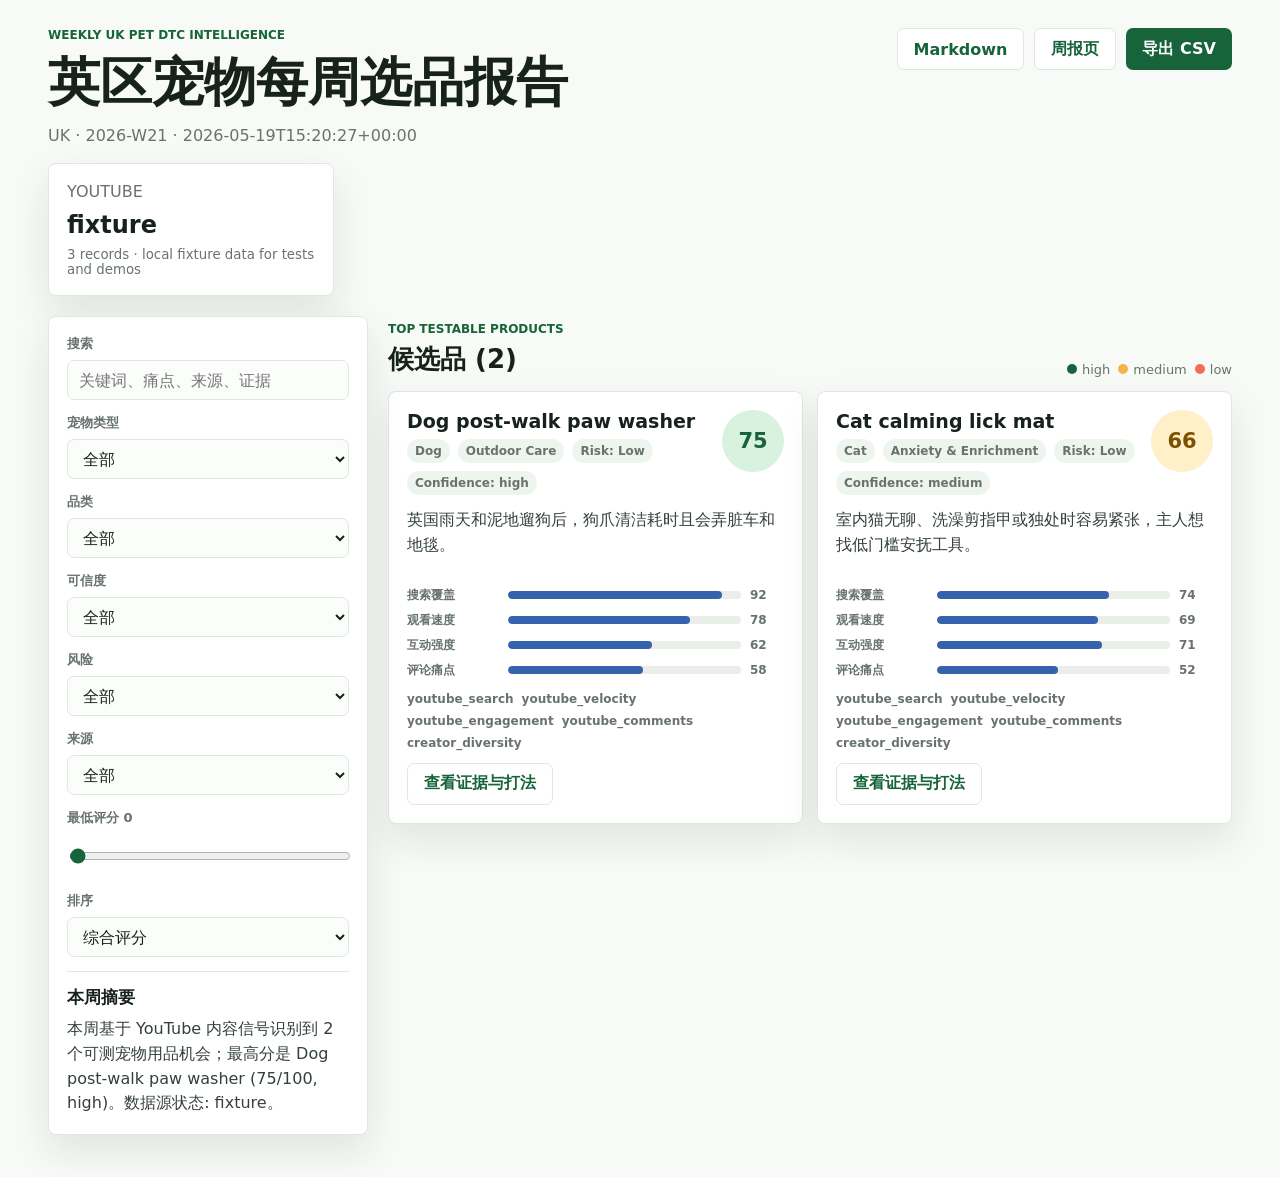
<file: work2_git/index.html>
<!doctype html>
<html lang="zh-CN">
  <head>
    <meta charset="UTF-8" />
    <meta name="viewport" content="width=device-width, initial-scale=1.0" />
    <title>UK Pet Weekly Scout</title>
    <link rel="stylesheet" href="styles.css" />
  </head>
  <body>
    <header class="topbar">
      <div>
        <p class="eyebrow">Weekly UK Pet DTC Intelligence</p>
        <h1>英区宠物每周选品报告</h1>
        <p id="reportMeta" class="subcopy">读取最新报告中...</p>
      </div>
      <div class="top-actions">
        <a class="ghost-btn" href="reports/latest.md" target="_blank">Markdown</a>
        <a class="ghost-btn" href="reports/latest.html" target="_blank">周报页</a>
        <button class="primary-btn" id="exportBtn">导出 CSV</button>
      </div>
    </header>

    <main>
      <section class="insight-band" id="sourceStatus"></section>

      <section class="workspace">
        <aside class="filters" aria-label="筛选条件">
          <div class="filter-group">
            <label for="searchInput">搜索</label>
            <input id="searchInput" type="search" placeholder="关键词、痛点、来源、证据" />
          </div>

          <div class="filter-group">
            <label for="petFilter">宠物类型</label>
            <select id="petFilter">
              <option value="all">全部</option>
            </select>
          </div>

          <div class="filter-group">
            <label for="categoryFilter">品类</label>
            <select id="categoryFilter">
              <option value="all">全部</option>
            </select>
          </div>

          <div class="filter-group">
            <label for="confidenceFilter">可信度</label>
            <select id="confidenceFilter">
              <option value="all">全部</option>
              <option value="high">high</option>
              <option value="medium">medium</option>
              <option value="low">low</option>
            </select>
          </div>

          <div class="filter-group">
            <label for="riskFilter">风险</label>
            <select id="riskFilter">
              <option value="all">全部</option>
              <option value="Low">Low</option>
              <option value="Medium">Medium</option>
              <option value="High">High</option>
            </select>
          </div>

          <div class="filter-group">
            <label for="sourceFilter">来源</label>
            <select id="sourceFilter">
              <option value="all">全部</option>
              <option value="youtube_search">YouTube Search</option>
              <option value="youtube_velocity">View Velocity</option>
              <option value="youtube_engagement">Engagement</option>
              <option value="youtube_comments">Comments</option>
              <option value="creator_diversity">Creators</option>
            </select>
          </div>

          <div class="filter-group">
            <label for="minScore">最低评分 <b id="minScoreLabel">0</b></label>
            <input id="minScore" type="range" min="0" max="100" value="0" />
          </div>

          <div class="filter-group">
            <label for="sortBy">排序</label>
            <select id="sortBy">
              <option value="score">综合评分</option>
              <option value="youtube_search">搜索覆盖</option>
              <option value="youtube_velocity">观看速度</option>
              <option value="youtube_engagement">互动强度</option>
              <option value="youtube_comments">评论痛点</option>
              <option value="creator_diversity">创作者扩散</option>
            </select>
          </div>

          <section class="status-panel">
            <h2>本周摘要</h2>
            <p id="weeklySummary">暂无摘要。</p>
          </section>
        </aside>

        <section class="results">
          <div class="result-head">
            <div>
              <p class="eyebrow">Top Testable Products</p>
              <h2 id="resultTitle">候选品</h2>
            </div>
            <div class="legend">
              <span><i class="good"></i>high</span>
              <span><i class="watch"></i>medium</span>
              <span><i class="risk"></i>low</span>
            </div>
          </div>
          <div id="cards" class="cards"></div>
        </section>
      </section>
    </main>

    <dialog id="detailDialog">
      <button class="close-btn" id="closeDialog" aria-label="关闭">×</button>
      <div id="detailContent"></div>
    </dialog>

    <script src="reports/latest.js"></script>
    <script src="app.js"></script>
  </body>
</html>
</file>
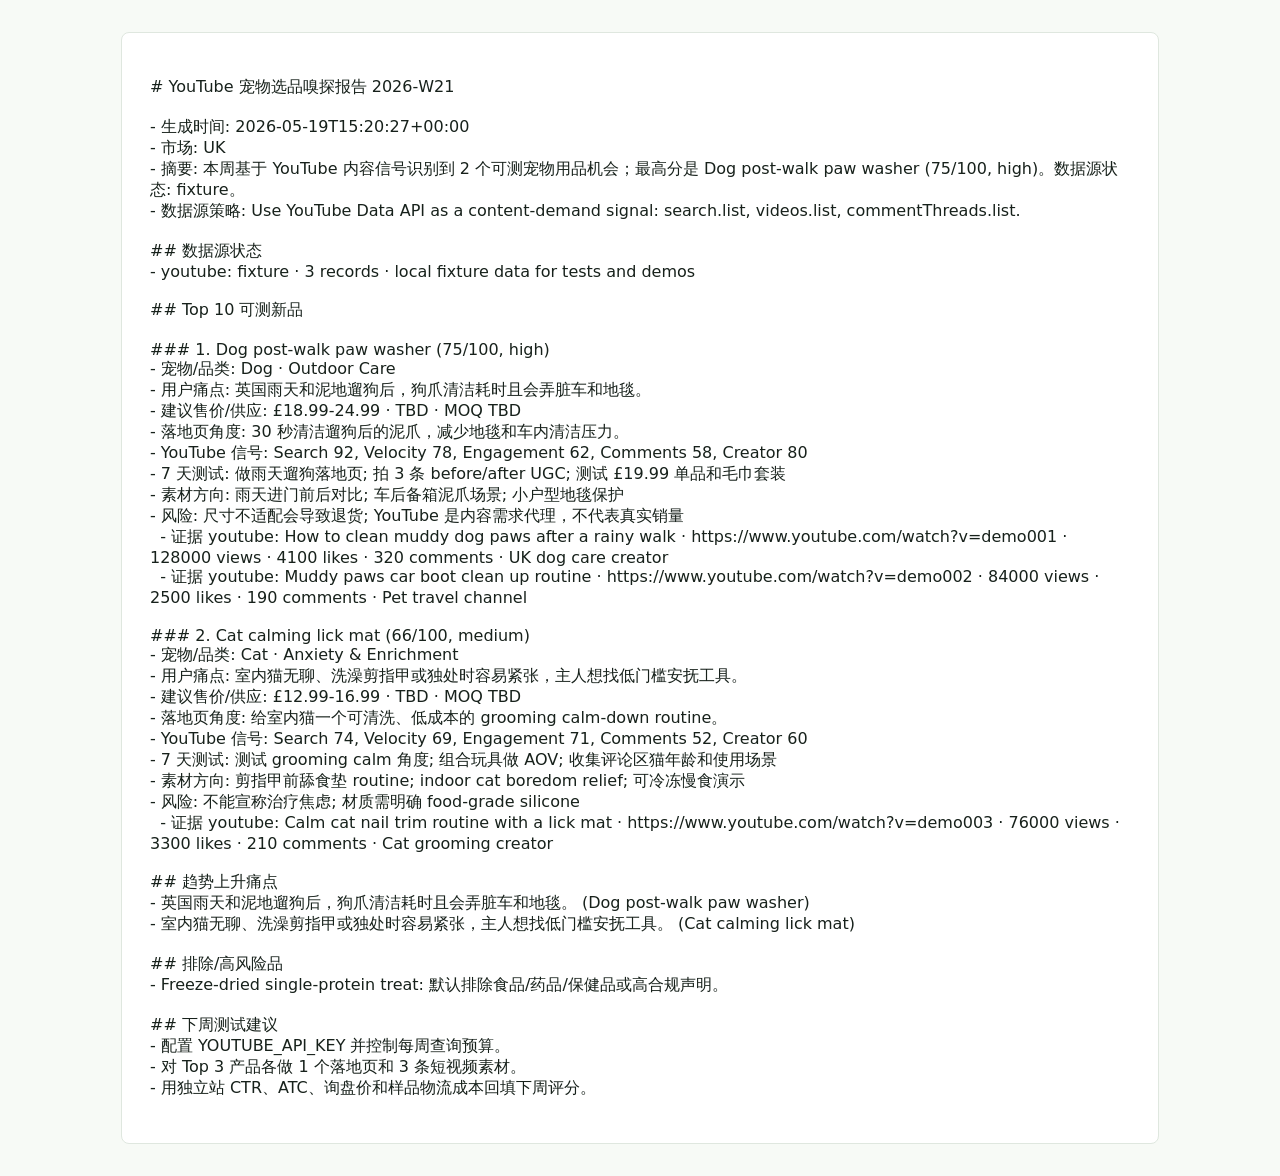
<file: work2_git/reports/latest.html>
<!doctype html>
<html lang="zh-CN">
<head>
  <meta charset="utf-8" />
  <meta name="viewport" content="width=device-width, initial-scale=1" />
  <title>YouTube 宠物选品嗅探报告 2026-W21</title>
  <style>
    body { margin: 0; padding: 32px; color: #17211b; background: #f7faf6; font-family: ui-sans-serif, system-ui, -apple-system, BlinkMacSystemFont, "Segoe UI", sans-serif; }
    main { max-width: 980px; margin: 0 auto; padding: 28px; border: 1px solid #dfe7df; border-radius: 8px; background: white; }
    pre { white-space: pre-wrap; line-height: 1.6; font: inherit; }
  </style>
</head>
<body><main><pre># YouTube 宠物选品嗅探报告 2026-W21

- 生成时间: 2026-05-19T15:20:27+00:00
- 市场: UK
- 摘要: 本周基于 YouTube 内容信号识别到 2 个可测宠物用品机会；最高分是 Dog post-walk paw washer (75/100, high)。数据源状态: fixture。
- 数据源策略: Use YouTube Data API as a content-demand signal: search.list, videos.list, commentThreads.list.

## 数据源状态
- youtube: fixture · 3 records · local fixture data for tests and demos

## Top 10 可测新品

### 1. Dog post-walk paw washer (75/100, high)
- 宠物/品类: Dog · Outdoor Care
- 用户痛点: 英国雨天和泥地遛狗后，狗爪清洁耗时且会弄脏车和地毯。
- 建议售价/供应: £18.99-24.99 · TBD · MOQ TBD
- 落地页角度: 30 秒清洁遛狗后的泥爪，减少地毯和车内清洁压力。
- YouTube 信号: Search 92, Velocity 78, Engagement 62, Comments 58, Creator 80
- 7 天测试: 做雨天遛狗落地页; 拍 3 条 before/after UGC; 测试 £19.99 单品和毛巾套装
- 素材方向: 雨天进门前后对比; 车后备箱泥爪场景; 小户型地毯保护
- 风险: 尺寸不适配会导致退货; YouTube 是内容需求代理，不代表真实销量
  - 证据 youtube: How to clean muddy dog paws after a rainy walk · https://www.youtube.com/watch?v=demo001 · 128000 views · 4100 likes · 320 comments · UK dog care creator
  - 证据 youtube: Muddy paws car boot clean up routine · https://www.youtube.com/watch?v=demo002 · 84000 views · 2500 likes · 190 comments · Pet travel channel

### 2. Cat calming lick mat (66/100, medium)
- 宠物/品类: Cat · Anxiety &amp; Enrichment
- 用户痛点: 室内猫无聊、洗澡剪指甲或独处时容易紧张，主人想找低门槛安抚工具。
- 建议售价/供应: £12.99-16.99 · TBD · MOQ TBD
- 落地页角度: 给室内猫一个可清洗、低成本的 grooming calm-down routine。
- YouTube 信号: Search 74, Velocity 69, Engagement 71, Comments 52, Creator 60
- 7 天测试: 测试 grooming calm 角度; 组合玩具做 AOV; 收集评论区猫年龄和使用场景
- 素材方向: 剪指甲前舔食垫 routine; indoor cat boredom relief; 可冷冻慢食演示
- 风险: 不能宣称治疗焦虑; 材质需明确 food-grade silicone
  - 证据 youtube: Calm cat nail trim routine with a lick mat · https://www.youtube.com/watch?v=demo003 · 76000 views · 3300 likes · 210 comments · Cat grooming creator

## 趋势上升痛点
- 英国雨天和泥地遛狗后，狗爪清洁耗时且会弄脏车和地毯。 (Dog post-walk paw washer)
- 室内猫无聊、洗澡剪指甲或独处时容易紧张，主人想找低门槛安抚工具。 (Cat calming lick mat)

## 排除/高风险品
- Freeze-dried single-protein treat: 默认排除食品/药品/保健品或高合规声明。

## 下周测试建议
- 配置 YOUTUBE_API_KEY 并控制每周查询预算。
- 对 Top 3 产品各做 1 个落地页和 3 条短视频素材。
- 用独立站 CTR、ATC、询盘价和样品物流成本回填下周评分。
</pre></main></body>
</html>
</file>
<file: work2_git/styles.css>
:root {
  --ink: #18221d;
  --muted: #68736c;
  --line: #dfe7df;
  --paper: #f7faf6;
  --white: #ffffff;
  --mint: #d8f2df;
  --green: #17643a;
  --coral: #ef6f55;
  --amber: #f3b44b;
  --blue: #3662ad;
  --shadow: 0 16px 38px rgba(28, 42, 32, 0.1);
}

* {
  box-sizing: border-box;
}

body {
  margin: 0;
  color: var(--ink);
  background: var(--paper);
  font-family: Inter, ui-sans-serif, system-ui, -apple-system, BlinkMacSystemFont, "Segoe UI", sans-serif;
}

button,
input,
select {
  font: inherit;
}

a {
  color: inherit;
  text-decoration: none;
}

.topbar {
  display: flex;
  align-items: flex-start;
  justify-content: space-between;
  gap: 18px;
  padding: 28px clamp(18px, 4vw, 48px) 18px;
}

.eyebrow {
  margin: 0 0 6px;
  color: var(--green);
  font-size: 12px;
  font-weight: 800;
  letter-spacing: 0;
  text-transform: uppercase;
}

h1,
h2,
h3,
p {
  margin-top: 0;
}

h1 {
  margin-bottom: 8px;
  font-size: clamp(30px, 5vw, 52px);
  letter-spacing: 0;
}

.subcopy {
  margin-bottom: 0;
  color: var(--muted);
}

.top-actions {
  display: flex;
  flex-wrap: wrap;
  gap: 10px;
}

.primary-btn,
.ghost-btn,
.close-btn {
  border: 0;
  cursor: pointer;
}

.primary-btn,
.ghost-btn {
  display: inline-flex;
  align-items: center;
  justify-content: center;
  min-height: 42px;
  padding: 0 16px;
  border-radius: 7px;
  font-weight: 800;
}

.primary-btn {
  color: white;
  background: var(--green);
}

.ghost-btn {
  border: 1px solid var(--line);
  color: var(--green);
  background: white;
}

main {
  padding: 0 clamp(18px, 4vw, 48px) 42px;
}

.insight-band {
  display: grid;
  grid-template-columns: repeat(4, minmax(0, 1fr));
  gap: 14px;
  margin: 0 0 20px;
}

.insight-band article,
.filters,
.card,
.detail-box {
  border: 1px solid var(--line);
  border-radius: 8px;
  background: var(--white);
  box-shadow: var(--shadow);
}

.insight-band article {
  min-height: 112px;
  padding: 18px;
}

.insight-band span,
.insight-band small {
  display: block;
  color: var(--muted);
}

.insight-band strong {
  display: block;
  margin: 10px 0 8px;
  font-size: clamp(18px, 2vw, 24px);
}

.workspace {
  display: grid;
  grid-template-columns: 320px minmax(0, 1fr);
  gap: 20px;
  align-items: start;
}

.filters {
  position: sticky;
  top: 16px;
  display: grid;
  gap: 14px;
  padding: 18px;
}

.filter-group {
  display: grid;
  gap: 7px;
}

label {
  color: var(--muted);
  font-size: 13px;
  font-weight: 800;
}

input,
select {
  width: 100%;
  min-height: 40px;
  padding: 0 11px;
  border: 1px solid var(--line);
  border-radius: 7px;
  background: #fbfdfb;
  color: var(--ink);
}

input[type="range"] {
  padding: 0;
  accent-color: var(--green);
}

.status-panel {
  padding-top: 14px;
  border-top: 1px solid var(--line);
}

.status-panel h2 {
  margin-bottom: 8px;
  font-size: 17px;
}

.status-panel p {
  margin-bottom: 0;
  color: #344139;
  line-height: 1.55;
}

.results {
  min-width: 0;
}

.result-head {
  display: flex;
  align-items: end;
  justify-content: space-between;
  gap: 16px;
  margin: 6px 0 14px;
}

.result-head h2 {
  margin-bottom: 0;
  font-size: 26px;
}

.legend,
.meta,
.source-list,
.card-actions {
  display: flex;
  flex-wrap: wrap;
  gap: 8px;
}

.legend {
  color: var(--muted);
  font-size: 13px;
}

.legend i {
  display: inline-block;
  width: 10px;
  height: 10px;
  margin-right: 5px;
  border-radius: 999px;
}

.good {
  background: var(--green);
}

.watch {
  background: var(--amber);
}

.risk {
  background: var(--coral);
}

.cards {
  display: grid;
  grid-template-columns: repeat(auto-fit, minmax(310px, 1fr));
  gap: 14px;
}

.card {
  display: grid;
  gap: 13px;
  padding: 18px;
}

.card-top {
  display: flex;
  align-items: flex-start;
  justify-content: space-between;
  gap: 12px;
}

.card h3 {
  margin-bottom: 7px;
  font-size: 19px;
}

.pill {
  padding: 5px 8px;
  border-radius: 999px;
  background: #eef5ef;
  color: var(--muted);
  font-size: 12px;
  font-weight: 800;
}

.score {
  display: grid;
  place-items: center;
  flex: 0 0 auto;
  width: 62px;
  height: 62px;
  border-radius: 50%;
  color: var(--green);
  background: var(--mint);
  font-size: 21px;
  font-weight: 900;
}

.score.medium-score {
  color: #7c5200;
  background: #fff0ca;
}

.score.low-score {
  color: #9a2d1c;
  background: #ffe1db;
}

.why {
  color: #344139;
  line-height: 1.55;
}

.bars {
  display: grid;
  gap: 8px;
}

.bar-row {
  display: grid;
  grid-template-columns: 92px 1fr 34px;
  gap: 9px;
  align-items: center;
  color: var(--muted);
  font-size: 12px;
  font-weight: 800;
}

.bar {
  height: 8px;
  overflow: hidden;
  border-radius: 999px;
  background: #e9eee9;
}

.bar span {
  display: block;
  height: 100%;
  border-radius: inherit;
  background: var(--blue);
}

.source-list {
  color: var(--muted);
  font-size: 12px;
  font-weight: 800;
}

dialog {
  width: min(840px, calc(100vw - 28px));
  border: 0;
  border-radius: 8px;
  padding: 28px;
  color: var(--ink);
  background: white;
  box-shadow: 0 28px 80px rgba(0, 0, 0, 0.25);
}

dialog::backdrop {
  background: rgba(16, 25, 20, 0.45);
}

.close-btn {
  position: absolute;
  top: 12px;
  right: 12px;
  width: 34px;
  height: 34px;
  border-radius: 7px;
  color: var(--muted);
  background: #eef5ef;
  font-size: 22px;
}

.detail-grid {
  display: grid;
  grid-template-columns: repeat(2, minmax(0, 1fr));
  gap: 14px;
  margin-top: 16px;
}

.detail-box {
  padding: 14px;
}

.detail-box h3 {
  margin-bottom: 8px;
  font-size: 15px;
}

.detail-box ul {
  margin: 0;
  padding-left: 18px;
  color: #344139;
  line-height: 1.55;
}

@media (max-width: 1060px) {
  .insight-band {
    grid-template-columns: repeat(2, minmax(0, 1fr));
  }

  .workspace {
    grid-template-columns: 1fr;
  }

  .filters {
    position: static;
  }
}

@media (max-width: 620px) {
  .topbar,
  .result-head {
    align-items: flex-start;
    flex-direction: column;
  }

  .insight-band,
  .detail-grid {
    grid-template-columns: 1fr;
  }
}
</file>
